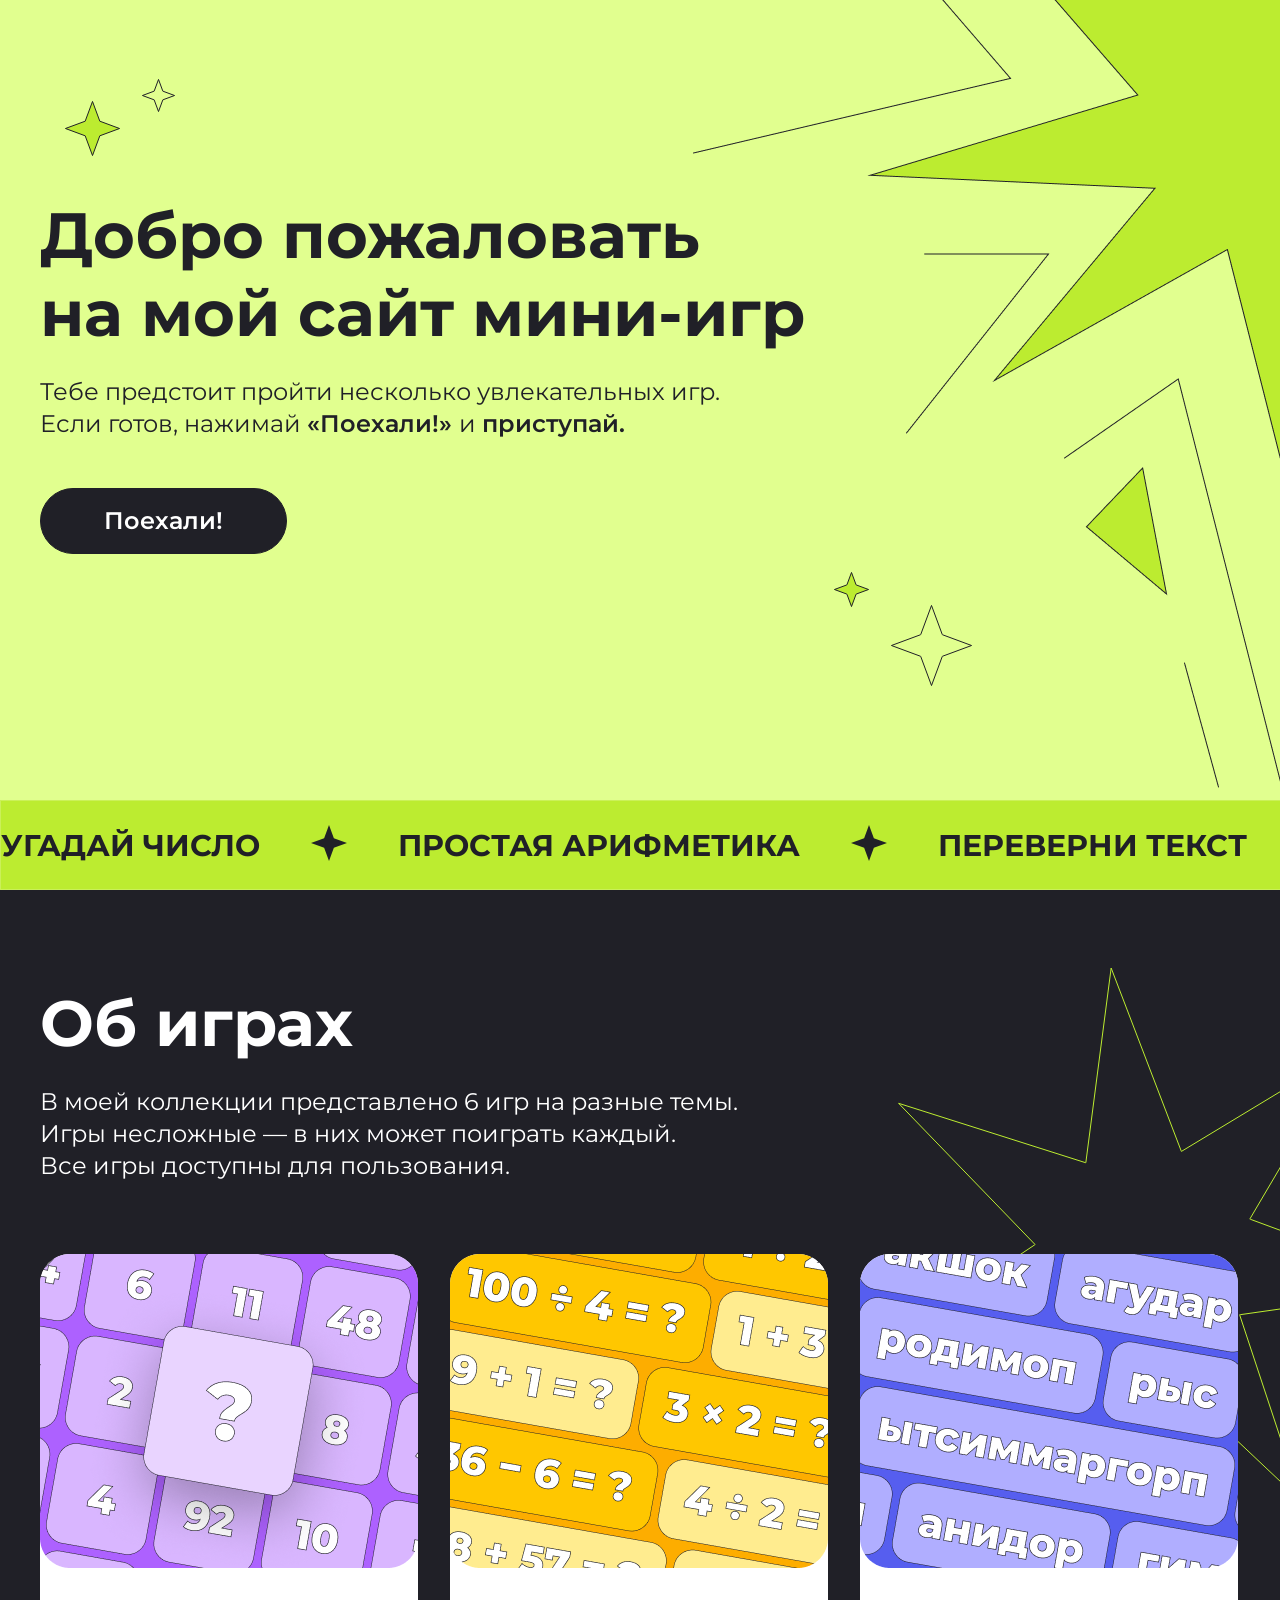
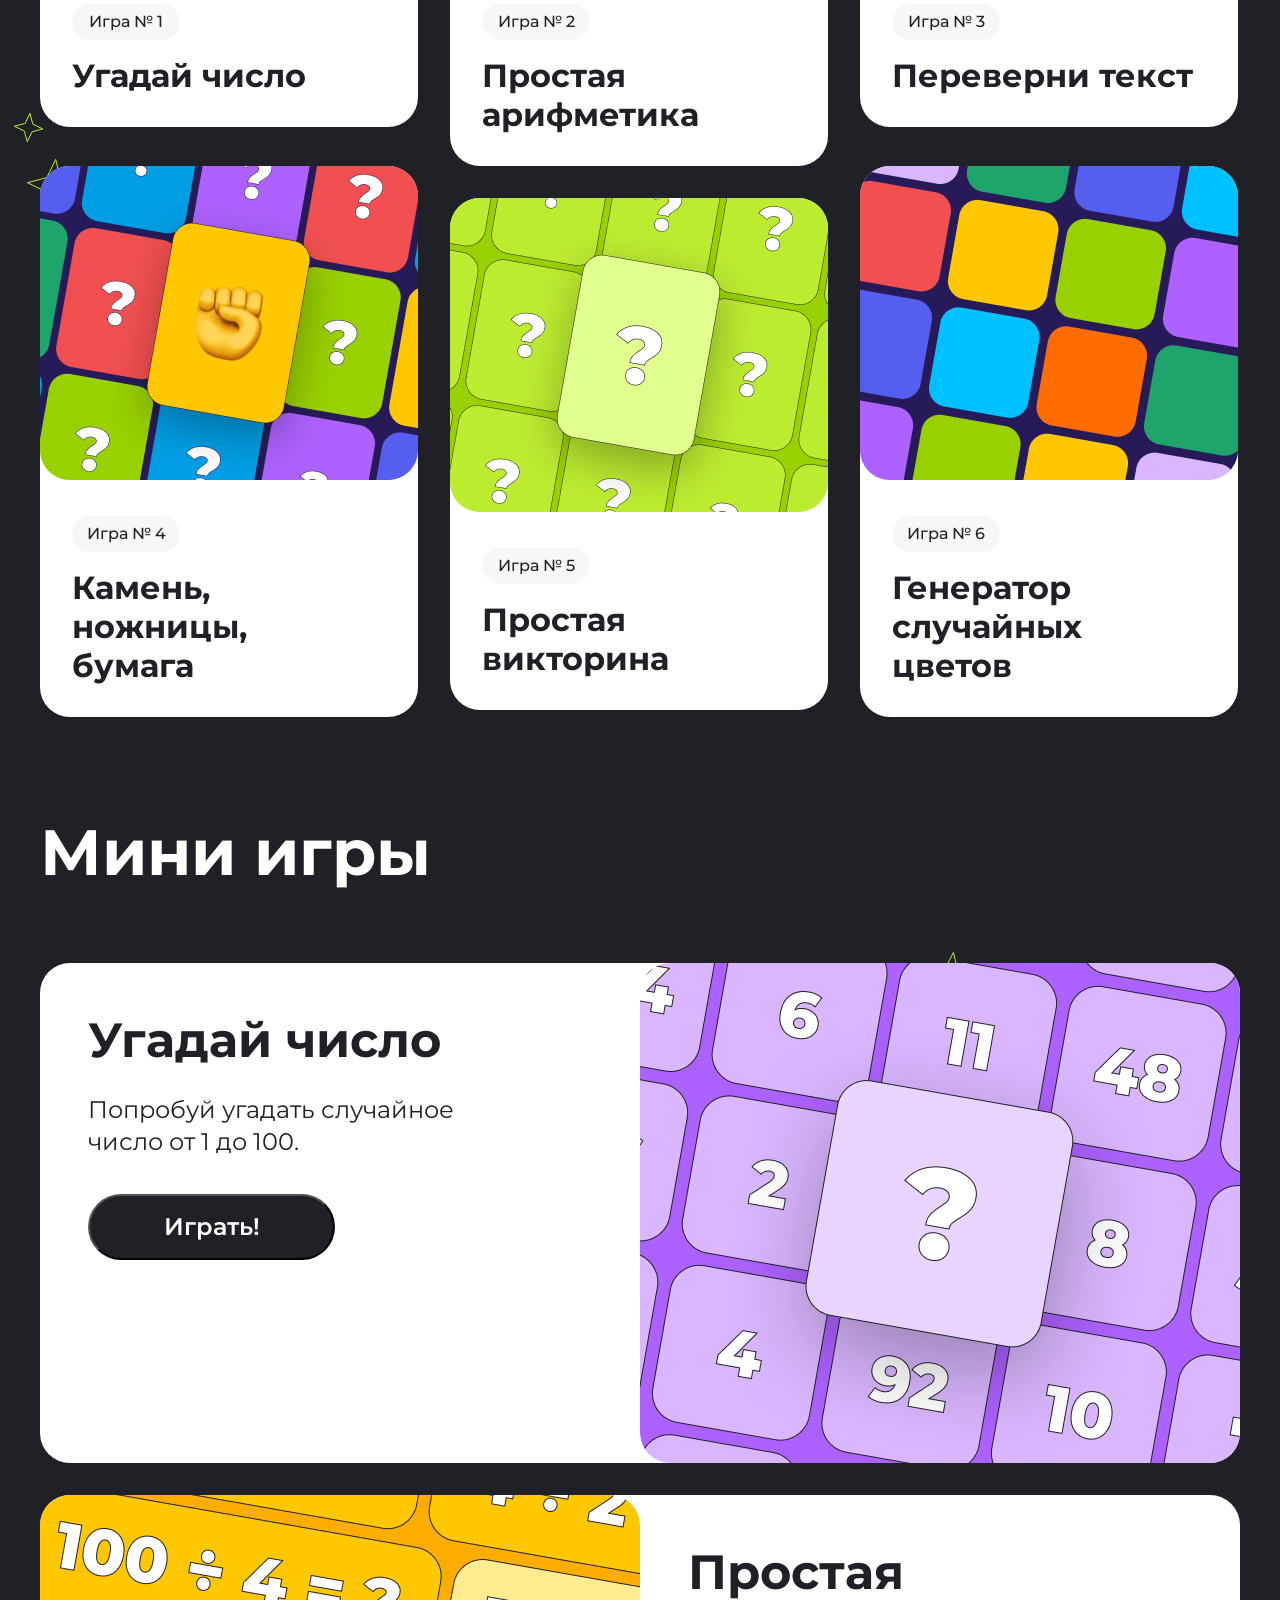
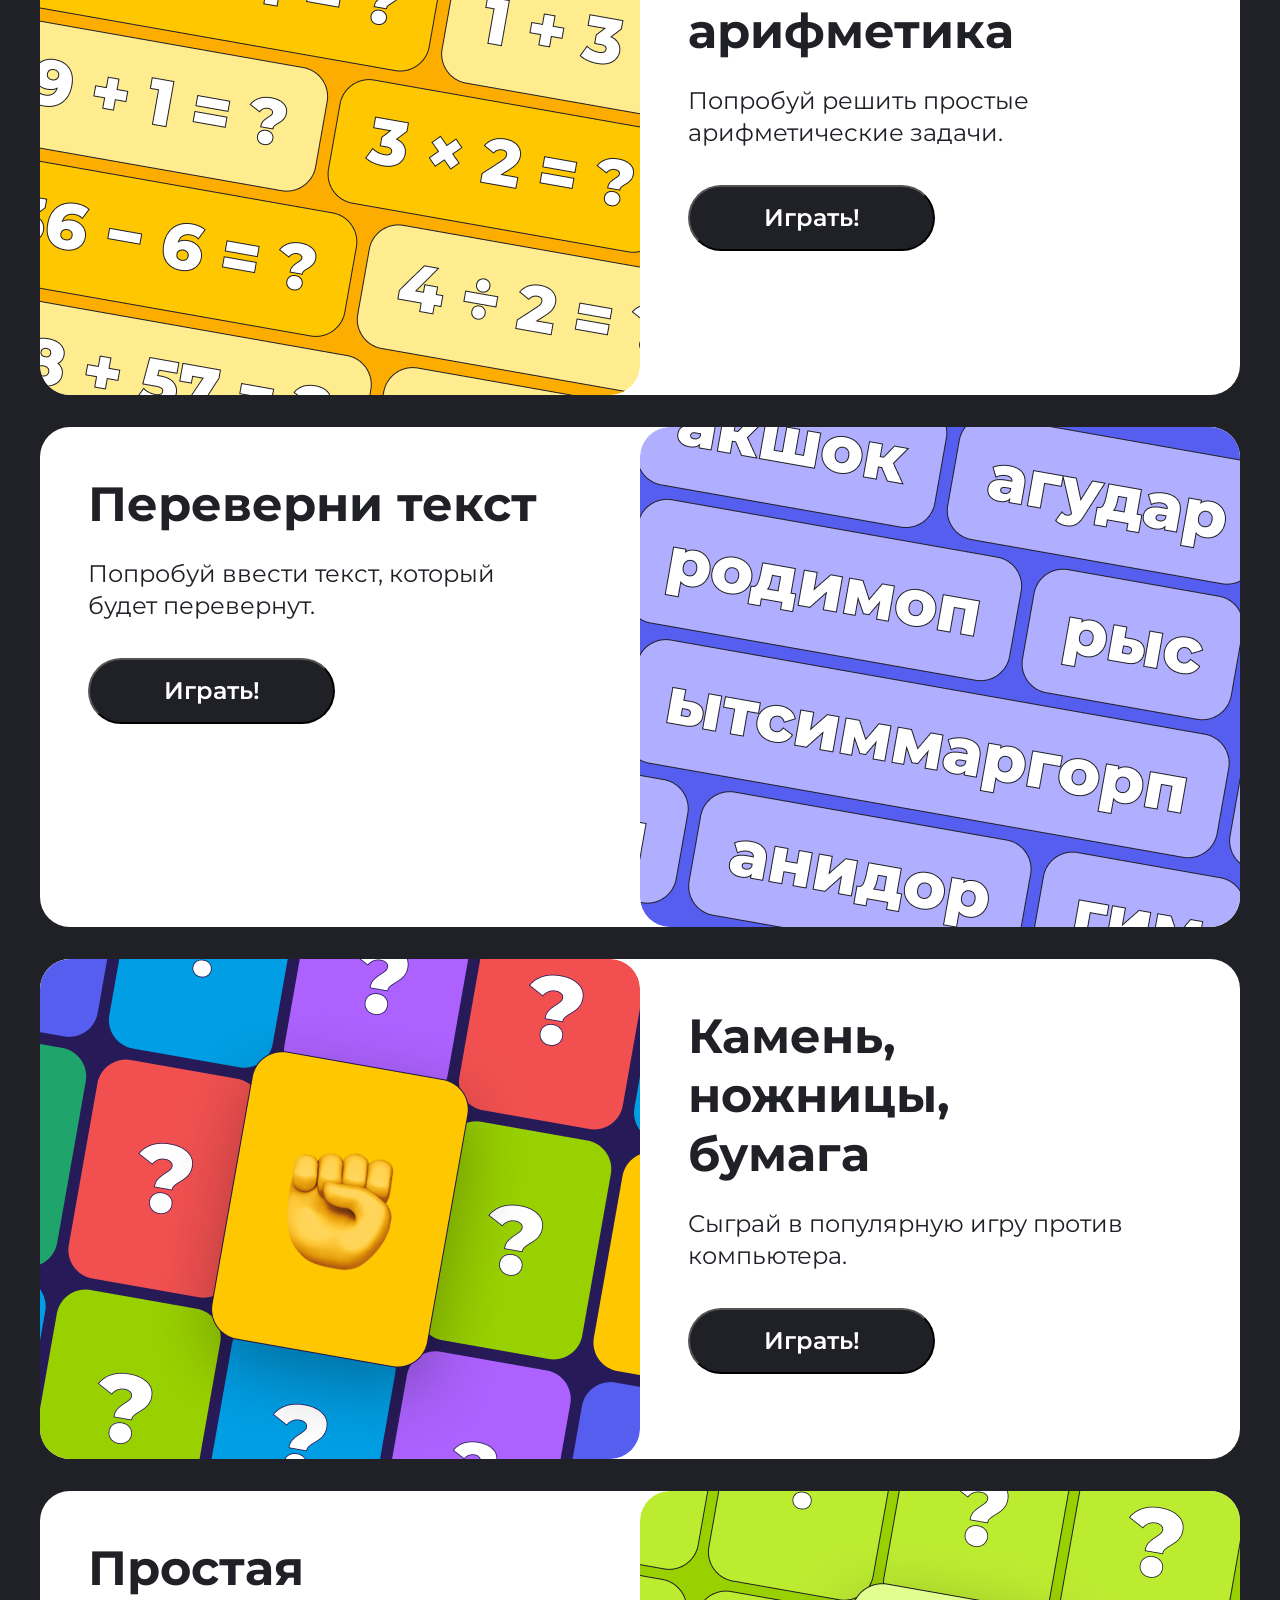
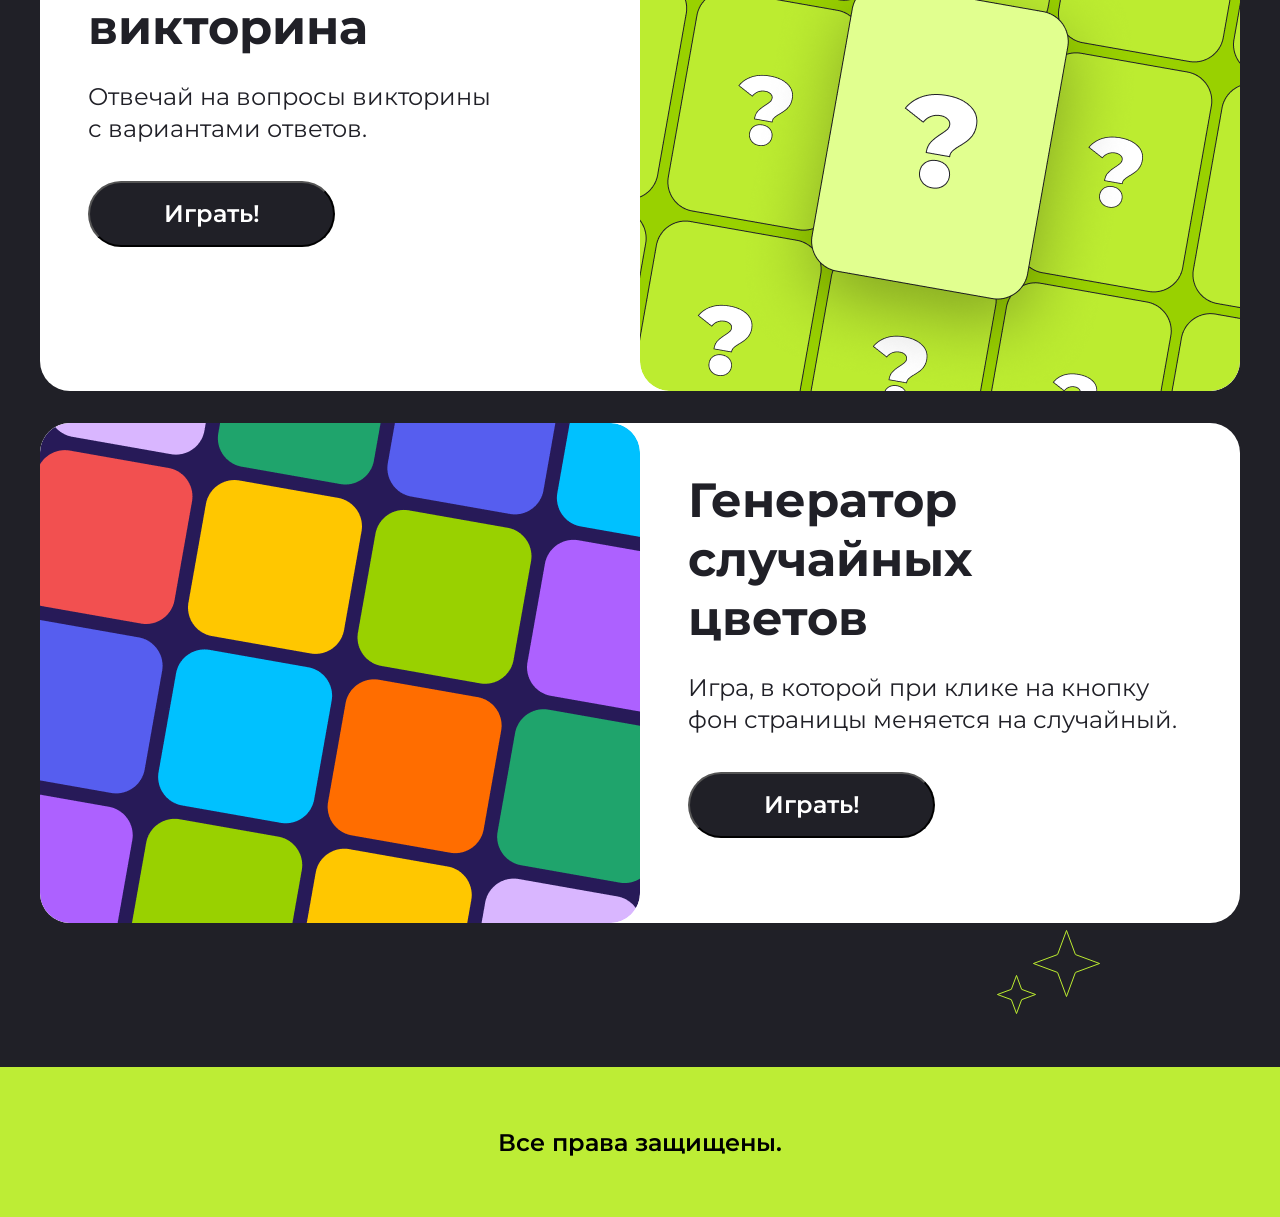
<file: index.html>
<!DOCTYPE html>
<html lang="en">

<head>
    <meta charset="UTF-8">
    <meta name="viewport" content="width=device-width, initial-scale=1.0">
    <link rel="preconnect" href="https://fonts.googleapis.com">
    <link rel="preconnect" href="https://fonts.gstatic.com" crossorigin>
    <link
        href="https://fonts.googleapis.com/css2?family=Montserrat:ital,wght@0,100..900;1,100..900&family=Poppins:ital,wght@0,100;0,200;0,300;0,400;0,500;0,600;0,700;0,800;0,900;1,100;1,200;1,300;1,400;1,500;1,600;1,700;1,800;1,900&display=swap"
        rel="stylesheet">
    <title>Homework1</title>
    <link rel="stylesheet" href="style.css">
</head>

<body>
    <div class="hero-top star-center">
        <div class="hero-container center">
            <div class="hero-stars">
                <img src="images/star1.png" alt="star-1" class="star star-1">
                <img src="images/Star-2.svg" alt="star-2" class="star star-2">
                <img src="images/Star-3.svg" alt="star-3" class="star star-3">
                <img src="images/Star-4.svg" alt="star-4" class="star star-4">
                <img src="images/Star-5.svg" alt="star-5" class="star star-5">
                <img src="images/mobil-star.svg" alt="star-mobil" class="star-mb star-mobil">
                <img src="images/mobil-star2.svg" alt="star-mobil" class="star-mb star-mobil-2">
                <img src="images/mobil-star3.svg" alt="star-mobil" class="star-mb star-mobil-3">
                <img src="images/mobil-star-4.svg" alt="star-mobil" class="star-mb star-mobil-4">
                <img src="images/mobil-star5.svg" alt="star-mobil" class="star-mb star-mobil-5">
            </div>
            <section class="hero center">
                <h1 class="hero__heading">Добро пожаловать
                    <span class="hero__textspan">на мой сайт мини-игр</span>
                </h1>
                <p class="hero__text">Тебе предстоит пройти несколько увлекательных игр.
                    <span class="hero__textspan">Если готов, нажимай <span class="hero__span">«Поехали!» </span> и
                        <span class="hero__span">приступай.</span>
                    </span>
                </p>
                <p class="hero__textmobile">Тебе предстоит пройти несколько увлекательных игр. Если готов, нажимай <b>«Поехали!»</b> и <b>приступай.</b></p>
                <div class="hero__btn">
                    <a href="#games" class="hero__btn-link">Поехали!</a>
                </div>
            </section>
        </div>
    </div>
    <div class="strip">
        <div class="strip__scrolling">
            <span class="strip__gamenames">Угадай число</span>
            <a class="strip__gamelinks" href="#"><svg width="36" height="36" viewBox="0 0 36 36" fill="none"
                    xmlns="http://www.w3.org/2000/svg">
                    <path
                        d="M18 0L22.8616 13.1384L36 18L22.8616 22.8616L18 36L13.1384 22.8616L0 18L13.1384 13.1384L18 0Z"
                        fill="#202027" />
                </svg>
            </a>
            <span class="strip__gamenames">Простая арифметика</span>
            <a class="strip__gamelinks" href="#"><svg width="36" height="36" viewBox="0 0 36 36" fill="none"
                    xmlns="http://www.w3.org/2000/svg">
                    <path
                        d="M18 0L22.8616 13.1384L36 18L22.8616 22.8616L18 36L13.1384 22.8616L0 18L13.1384 13.1384L18 0Z"
                        fill="#202027" />
                </svg>
            </a>
            <span class="strip__gamenames">Переверни текст</span>
            <a class="strip__gamelinks" href="#"><svg width="36" height="36" viewBox="0 0 36 36" fill="none"
                    xmlns="http://www.w3.org/2000/svg">
                    <path
                        d="M18 0L22.8616 13.1384L36 18L22.8616 22.8616L18 36L13.1384 22.8616L0 18L13.1384 13.1384L18 0Z"
                        fill="#202027" />
                </svg>
            </a>
            <span class="strip__gamenames">Камень, ножницы, бумага</span>
            <a class="strip__gamelinks" href="#"><svg width="36" height="36" viewBox="0 0 36 36" fill="none"
                    xmlns="http://www.w3.org/2000/svg">
                    <path
                        d="M18 0L22.8616 13.1384L36 18L22.8616 22.8616L18 36L13.1384 22.8616L0 18L13.1384 13.1384L18 0Z"
                        fill="#202027" />
                </svg>
            </a>
            <span class="strip__gamenames">Простая викторина</span>
            <a class="strip__gamelinks" href="#"><svg width="36" height="36" viewBox="0 0 36 36" fill="none"
                    xmlns="http://www.w3.org/2000/svg">
                    <path
                        d="M18 0L22.8616 13.1384L36 18L22.8616 22.8616L18 36L13.1384 22.8616L0 18L13.1384 13.1384L18 0Z"
                        fill="#202027" />
                </svg>
            </a>
            <span class="strip__gamenames">Генератор случайных цветов</span>
            <a class="strip__gamelinks" href="#"><svg width="36" height="36" viewBox="0 0 36 36" fill="none"
                    xmlns="http://www.w3.org/2000/svg">
                    <path
                        d="M18 0L22.8616 13.1384L36 18L22.8616 22.8616L18 36L13.1384 22.8616L0 18L13.1384 13.1384L18 0Z"
                        fill="#202027" />
                </svg>
            </a>

            <span class="strip__gamenames">Угадай число</span>
            <a class="strip__gamelinks" href="#"><svg width="36" height="36" viewBox="0 0 36 36" fill="none"
                    xmlns="http://www.w3.org/2000/svg">
                    <path
                        d="M18 0L22.8616 13.1384L36 18L22.8616 22.8616L18 36L13.1384 22.8616L0 18L13.1384 13.1384L18 0Z"
                        fill="#202027" />
                </svg>
            </a>
            <span class="strip__gamenames">Простая арифметика</span>
            <a class="strip__gamelinks" href="#"><svg width="36" height="36" viewBox="0 0 36 36" fill="none"
                    xmlns="http://www.w3.org/2000/svg">
                    <path
                        d="M18 0L22.8616 13.1384L36 18L22.8616 22.8616L18 36L13.1384 22.8616L0 18L13.1384 13.1384L18 0Z"
                        fill="#202027" />
                </svg>
            </a>
            <span class="strip__gamenames">Переверни текст</span>
            <a class="strip__gamelinks" href="#"><svg width="36" height="36" viewBox="0 0 36 36" fill="none"
                    xmlns="http://www.w3.org/2000/svg">
                    <path
                        d="M18 0L22.8616 13.1384L36 18L22.8616 22.8616L18 36L13.1384 22.8616L0 18L13.1384 13.1384L18 0Z"
                        fill="#202027" />
                </svg>
            </a>
            <span class="strip__gamenames">Камень, ножницы, бумага</span>
            <a class="strip__gamelinks" href="#"><svg width="36" height="36" viewBox="0 0 36 36" fill="none"
                    xmlns="http://www.w3.org/2000/svg">
                    <path
                        d="M18 0L22.8616 13.1384L36 18L22.8616 22.8616L18 36L13.1384 22.8616L0 18L13.1384 13.1384L18 0Z"
                        fill="#202027" />
                </svg>
            </a>
            <span class="strip__gamenames">Простая викторина</span>
            <a class="strip__gamelinks" href="#"><svg width="36" height="36" viewBox="0 0 36 36" fill="none"
                    xmlns="http://www.w3.org/2000/svg">
                    <path
                        d="M18 0L22.8616 13.1384L36 18L22.8616 22.8616L18 36L13.1384 22.8616L0 18L13.1384 13.1384L18 0Z"
                        fill="#202027" />
                </svg>
            </a>
            <span class="strip__gamenames">Генератор случайных цветов</span>
            <a class="strip__gamelinks" href="#"><svg width="36" height="36" viewBox="0 0 36 36" fill="none"
                    xmlns="http://www.w3.org/2000/svg">
                    <path
                        d="M18 0L22.8616 13.1384L36 18L22.8616 22.8616L18 36L13.1384 22.8616L0 18L13.1384 13.1384L18 0Z"
                        fill="#202027" />
                </svg>
            </a>
        </div>
    </div>
    <section id="games" class="about center">
        <h2 class="about__game">Об играх</h2>
        <p class="about__gameinfo">В моей коллекции представлено 6 игр на разные темы.
            <span class="about__gametext">Игры несложные — в них может поиграть каждый.</span>
            <span class="about__gametext">Все игры доступны для пользования.</span>
        </p>
        <h2 class="about__gamemobil">Мини-игры</h2>
        <div class="stars-about">
            <div class="stars-container">
                <img src="images/star-7.svg" alt="star-7" class="stars stars--1">
                <img src="images/Star-8.svg" alt="star-8" class="stars stars--2">
                <img src="images/Star-9.svg" alt="star-9" class="stars stars--3">

            </div>
        </div>
        <div class="games">
            <div class="game game_1">
                <a href="#guess" class="game__card">
                    <img src="images/card1.png" alt="блоки с цифрами" class="game__img">
                </a>
                <button class="game__number">Игра № 1</button>
                <h3 class="game__heading">Угадай число</h3>
                <p class="game__text">Попробуй угадать случайное число от 1 до 100.</p>
                <div class="game__btn">
                    <button onclick="guessWordFunction()" class="game__btn-play">Играть!</button>
                </div>
            </div>
            <div class="game game_2">
                <a href="#arithmetic" class="game__card">
                    <img src="images/game-2.png" alt="блоки с примерами" class="game__img">
                </a>
                <button class="game__number">Игра № 2</button>
                <h3 class="game__heading">Простая арифметика</h3>
                <p class="game__text">Попробуй решить простые арифметические задачи.</p>
                <div class="game__btn">
                    <button onclick="simpleArithmeticFunction()" class="game__btn-play">Играть!</button>
                </div>
            </div>
            <div class="game game_1">
                <a href="#flip" class="game__card">
                    <img src="images/game-3.png" alt="слова в обратном порядке" class="game__img">
                </a>
                <button class="game__number">Игра № 3</button>
                <h3 class="game__heading">Переверни <span class="game__spanmobile">текст</span></h3>
                <p class="game__text">Попробуй ввести текст, который будет перевернут.</p>
                <div class="game__btn">
                    <button onclick="flipTextFunction()" class="game__btn-play">Играть!</button>
                </div>
            </div>
            <div class="game game_3">
                <a href="#choice" class="game__card">
                    <img src="images/game-4.png" alt="игра в камень, ножницы, бумага" class="game__img">
                </a>
                <button class="game__number">Игра № 4</button>
                <h3 class="game__heading">
                    <span class="game__span">Камень,</span>
                    <span class="game__span">ножницы,</span>
                    <span class="game__span">бумага</span>
                </h3>
                <p class="game__text">Сыграй в популярную игру <span class="game__spanmobile">против компьютера.</span>
                </p>
                <div class="game__btn">
                    <button onclick="gameOfChoice()" class="game__btn-play">Играть!</button>
                </div>
            </div>
            <div class="game game_2">
                <a href="#quiz" class="game__card">
                    <img src="images/game-5.png" alt="игра в простую викторину" class="game__img">
                </a>
                <button class="game__number">Игра № 5</button>
                <h3 class="game__heading">
                    <span class="game__span">Простая </span>
                    <span class="game__span">викторина</span>
                </h3>
                <p class="game__text">Отвечай на вопросы викторины <span class="game__spanmobile"> с вариантами
                        ответов.</span></p>
                <div class="game__btn">
                    <button class="game__btn-play" onclick="quizGame()">Играть!</button>
                </div>
            </div>
            <div class="game game_3">
                <a href="#color" class="game__card">
                    <img src="images/game-6.png" alt="цветные блоки" class="game__img">
                </a>
                <button class="game__number">Игра № 6</button>
                <h3 class="game__heading">
                    <span class="game__span">Генератор</span>
                    <span class="game__span">случайных</span>
                    <span class="game__span">цветов</span>
                </h3>
                <p class="game__text">Игра, в которой при клике <span class="game__spanmobile">на кнопку фон
                        страницы</span> меняется на случайный.</p>
                <div class="game__btn">
                    <button id="game__btn_mobile" class="game__btn-play">Играть!</button>
                </div>
            </div>
        </div>
    </section>
    <section class="games-list center">
        <h2 class="games-list__heading">Мини игры</h2>
        <div class="games-list__stars-block">
            <img src="images/mini-star1.svg" alt="mini-star1" class="games-list__star star-pos-1">
            <img src="images/mini-star2.svg" alt="mini-star2" class="games-list__star star-pos-2">
            <img src="images/mini-star3.svg" alt="mini-star3" class="games-list__star star-pos-3">
            <img src="images/mini-star4.svg" alt="mini-star4" class="games-list__star star-pos-4">
        </div>
        <div class="games-list__container center">
            <div class="games-list__item">
                <a href="#" class="games-list__card">
                    <img src="images/mini-play-1.png" alt="блоки с цифрами" class="games-list__image">
                </a>
                <div id="guess" class="games-list__info">
                    <h3 class="games-list__title">Угадай число</h3>
                    <p class="games-list__description">Попробуй угадать случайное<span class="games-list__span"> число
                            от 1
                            до 100.</span></p>
                    <div class="games-list__button-wrapper">
                        <button onclick="guessWordFunction()" class="games-list__play-button">Играть!</button>
                    </div>
                </div>
            </div>
            <div class="games-list__item">
                <a href="#" class="games-list__card">
                    <img src="images/mini-play-2.png" alt="блоки с примерами" class="games-list__image">
                </a>
                <div id="arithmetic" class="games-list__info">
                    <h3 class="games-list__title">Простая арифметика</h3>
                    <p class="games-list__description">Попробуй решить простые арифметические задачи.</p>
                    <div class="games-list__button-wrapper">
                        <button onclick="simpleArithmeticFunction()" class="games-list__play-button">Играть!</button>
                    </div>
                </div>
            </div>
            <div class="games-list__item">
                <a href="#" class="games-list__card">
                    <img src="images/mini-play-3.png" alt="слова в обратном порядке" class="games-list__image">
                </a>
                <div id="flip" class="games-list__info">
                    <h3 class="games-list__title">Переверни <span class="games-list__spanmobile">текст</span></h3>
                    <p class="games-list__description">Попробуй ввести текст, который <span
                            class="games-list__span">будет
                            перевернут.</span></p>
                    <div class="games-list__button-wrapper">
                        <button onclick="flipTextFunction()" class="games-list__play-button">Играть!</button>
                    </div>
                </div>
            </div>
            <div class="games-list__item">
                <a href="#" class="games-list__card">
                    <img src="images/mini-play-4.png" alt="игра в камень, ножницы, бумага" class="games-list__image">
                </a>
                <div id="choice" class="games-list__info">
                    <h3 class="games-list__title">
                        <span class="games-list__span">Камень,</span>
                        <span class="games-list__span">ножницы,</span>
                        <span class="games-list__span">бумага</span>
                    </h3>
                    <p class="games-list__description">Сыграй в популярную игру против компьютера.</p>
                    <div class="games-list__button-wrapper">
                        <button onclick="gameOfChoice()" class="games-list__play-button">Играть!</button>
                    </div>
                </div>
            </div>
            <div class="games-list__item">
                <a href="#" class="games-list__card">
                    <img src="images/mini-play-5.png" alt="игра в простую викторину" class="games-list__image">
                </a>
                <div id="quiz" class="games-list__info">
                    <h3 class="games-list__title">
                        <span class="games-list__span">Простая </span>
                        <span class="games-list__span">викторина</span>
                    </h3>
                    <p class="games-list__description">Отвечай на вопросы викторины <span class="games-list__span">с
                            вариантами ответов.</span></p>
                    <div class="games-list__button-wrapper">
                        <button onclick="quizGame()" class="games-list__play-button">Играть!</button>
                    </div>
                </div>
            </div>
            <div class="games-list__item">
                <a href="#" class="games-list__card">
                    <img src="images/mini-play-6.png" alt="цветные блоки" class="games-list__image">
                </a>
                <div id="color" class="games-list__info">
                    <h3 class="games-list__title">
                        <span class="games-list__span">Генератор</span>
                        <span class="games-list__span">случайных</span>
                        <span class="games-list__span">цветов</span>
                    </h3>
                    <p class="games-list__description">Игра, в которой при клике на кнопку фон страницы меняется на
                        случайный.</p>
                    <div class="games-list__button-wrapper">
                        <button id="game__btn" class="games-list__play-button">Играть!</button>
                    </div>
                </div>
            </div>
        </div>
    </section>
    <footer class="footer center">
        <h4 class="footer__text">Все права защищены.</h4>
    </footer>
    <script>
        //камень, ножницы, бумага
        const choiseArr = ["камень", "ножницы", "бумага"];

        function gameOfChoice() {
            let choicePrompt = (choiseArr[0] + "\n" + choiseArr[1] + "\n" + choiseArr[2])
            let generationComputerChoice = Math.floor(Math.random() * choiseArr.length)
            let userChoice = prompt(`${choicePrompt} 
        Введите ответ: `)

            if (userChoice === null) {
                return;
            }

            userChoice.toLowerCase() === choiseArr[generationComputerChoice].toLowerCase() ? alert('Ничья') :
                choiseArr[generationComputerChoice].toLowerCase() === 'камень' && userChoice.toLowerCase() === choiseArr[1] ? alert('Вы проиграли') :
                    userChoice === choiseArr[0].toLowerCase() && choiseArr[generationComputerChoice].toLowerCase() === 'ножницы' ? alert('Вы победили') :
                        choiseArr[generationComputerChoice].toLowerCase() === 'ножницы' && userChoice.toLowerCase() === choiseArr[2] ? alert('Вы проиграли') :
                            userChoice === choiseArr[1].toLowerCase() && choiseArr[generationComputerChoice].toLowerCase() === 'бумага' ? alert('Вы победили') :
                                choiseArr[generationComputerChoice].toLowerCase() === 'бумага' && userChoice.toLowerCase() === choiseArr[0] ? alert('Вы проиграли') :
                                    userChoice === choiseArr[2].toLowerCase() && choiseArr[generationComputerChoice].toLowerCase() === 'камень' ? alert('Вы победили') :
                                        alert('Вы ввели некорректное значение')
        }

        //угадай число
        let generationNumber = Math.floor(Math.random() * 101)

        const guessWordFunction = () => {
            for (let i = 0; i < 100; i++) {
                let getUserResponse = prompt('Введите число');

                if (getUserResponse === null) {
                    return;
                }

                let numberGetUserResponse = Number(getUserResponse)

                numberGetUserResponse > generationNumber ? alert('Число должно быть меньше') :
                    numberGetUserResponse < generationNumber ? alert('Число должо быть больше') :
                        numberGetUserResponse === generationNumber ? alert('Вы угадали число') : alert('Вы не угадали число, попробуйте еще раз')

                if (numberGetUserResponse === generationNumber) {
                    return;
                }
            }
        }

        //простая арифметика
        let operator = ['+', '-', '*', '/']

        const simpleArithmeticFunction = () => {
            for (let i = 0; i < 11; i++) {
                let randomOperator = Math.floor(Math.random() * operator.length)
                let num1 = Math.floor(Math.random() * 11)
                let num2 = Math.floor(Math.random() * 11)

                let randomNumberTask = `${num1} ${operator[randomOperator]} ${num2}`
                let userNumberAnswer = prompt(`${randomNumberTask} 
            Введите свой ответ`)
                if (userNumberAnswer === null) {
                    return;
                }

                let userNumberAnswerDigit = Number(userNumberAnswer)
                if (userNumberAnswerDigit === num1 + num2 || userNumberAnswerDigit === num1 - num2 ||
                    userNumberAnswerDigit === num1 * num2 || userNumberAnswerDigit === num1 / num2) {
                    alert('Все верно)')
                } else {
                    alert('Неверно(, попробуй еще раз')
                }

                operator[randomOperator] === '+' ? alert(`Правильный ответ: ${num1 + num2}`) :
                    operator[randomOperator] === '-' ? alert(`Правильный ответ: ${num1 - num2}`) :
                        operator[randomOperator] === '*' ? alert(`Правильный ответ: ${num1 * num2}`) :
                            operator[randomOperator] === '/' ? alert(`Правильный ответ: ${num1 / num2}`) :
                                false
            }
        }

        //переверни текст
        function flipTextFunction() {
            let userEnterText = prompt('Введите слово: ')
            alert(`Перевернутый текст: ${userEnterText.split("").reverse().join("")}`);

            if (userEnterText === null) {
                return;
            }

        }

        //простая викторина
        const quiz = [
            {
                question: "Какой цвет небо?",
                options: ["1. Красный", "2. Синий", "3. Зеленый"],
                correctAnswer: 2 // номер правильного ответа
            },
            {
                question: "Сколько дней в неделе?",
                options: ["1. Шесть", "2. Семь", "3. Восемь"],
                correctAnswer: 2
            },
            {
                question: "Сколько у человека пальцев на одной руке?",
                options: ["1. Четыре", "2. Пять", "3. Шесть"],
                correctAnswer: 2
            }
        ];

        let correctCount = 0;

        function quizGame() {

            for (let i = 0; i < quiz.length; i++) {
                let promptQuestion = (quiz[i].question + "\n" + quiz[i].options[0] + "\n"
                    + quiz[i].options[1] + "\n" + quiz[i].options[2]
                )
                let userAnswer = prompt(`${promptQuestion}
            Введите ваш ответ: `)

                if (userAnswer === null) {
                    return;
                }

                let changeUserAnswer = Number(userAnswer)

                if (changeUserAnswer === quiz[i].correctAnswer) {
                    correctCount++
                }
            }
            alert(`Количество правильных ответов равно: ${correctCount}`)
        }

        //генератор случайных цветов 
        const btnRandomGame = document.querySelectorAll("#game__btn, #game__btn_mobile");
        const fonColorsArr = ['rgba(32, 32, 39, 1)', '#e27fe2', '#86ccd7', '#70bc70', '#e5bc70', 'rgb(243 229 105)'];

        btnRandomGame.forEach(element => {
            element.addEventListener('click', () => {
                let randomColorFromTheArr = Math.floor(Math.random() * fonColorsArr.length)
                document.querySelector('.about').style.backgroundColor = fonColorsArr[randomColorFromTheArr];
                document.querySelector('.games-list').style.backgroundColor = fonColorsArr[randomColorFromTheArr];

            })
        });
    </script>

</body>

<!--<script>
    //камень, ножницы, бумага
    const choiseArr = ["камень", "ножницы", "бумага"];

    function gameOfChoice() {
        let choicePrompt = (choiseArr[0] + "\n" + choiseArr[1] + "\n" + choiseArr[2])
        let generationComputerChoice = Math.floor(Math.random() * choiseArr.length)
        let userChoice = prompt(`${choicePrompt} 
        Введите ответ: `)

        if (userChoice === null) {
            return;
        }

        userChoice.toLowerCase() === choiseArr[generationComputerChoice].toLowerCase() ? alert('Ничья') :
            choiseArr[generationComputerChoice].toLowerCase() === 'камень' && userChoice.toLowerCase() === choiseArr[1] ? alert('Вы прогирали') :
                userChoice === choiseArr[0].toLowerCase() && choiseArr[generationComputerChoice].toLowerCase() === 'ножницы' ? alert('Вы победили') :
                    choiseArr[generationComputerChoice].toLowerCase() === 'ножницы' && userChoice.toLowerCase() === choiseArr[2] ? alert('Вы проиграли') :
                        userChoice === choiseArr[1].toLowerCase() && choiseArr[generationComputerChoice].toLowerCase() === 'бумага' ? alert('Вы победили') :
                            choiseArr[generationComputerChoice].toLowerCase() === 'бумага' && userChoice.toLowerCase() === choiseArr[0] ? alert('Вы проиграли') :
                                userChoice === choiseArr[2].toLowerCase() && choiseArr[generationComputerChoice].toLowerCase() === 'камень' ? alert('Вы победили') :
                                    alert('Вы ввели некорректное значение')
    }

    //угадай число
    let generationNumber = Math.floor(Math.random() * 101)

    const guessWordFunction = () => {
        for (let i = 0; i < 100; i++) {
            let getUserResponse = prompt('Введите число');

            if (getUserResponse === null) {
                return;
            }

            let numberGetUserResponse = Number(getUserResponse)

            numberGetUserResponse > generationNumber ? alert('Число должно быть меньше') :
                numberGetUserResponse < generationNumber ? alert('Число должо быть больше') :
                    numberGetUserResponse === generationNumber ? alert('Вы угадали число') : alert('Вы не угадали число, попробуйте еще раз')

            if (numberGetUserResponse === generationNumber) {
                return;
            }
        }
    }

    //простая арифметика
    let operator = ['+', '-', '*', '/']

    const simpleArithmeticFunction = () => {
        for (let i = 0; i < 11; i++) {
            let randomOperator = Math.floor(Math.random() * operator.length)
            let num1 = Math.floor(Math.random() * 11)
            let num2 = Math.floor(Math.random() * 11)

            let randomNumberTask = `${num1} ${operator[randomOperator]} ${num2}`
            let userNumberAnswer = prompt(`${randomNumberTask} 
            Введите свой ответ`)
            if (userNumberAnswer === null) {
                return;
            }

            let userNumberAnswerDigit = Number(userNumberAnswer)
            if (userNumberAnswerDigit === num1 + num2 || userNumberAnswerDigit === num1 - num2 ||
                userNumberAnswerDigit === num1 * num2 || userNumberAnswerDigit === num1 / num2) {
                alert('Все верно)')
            } else {
                alert('Неверно(, попробуй еще раз')
            }

            operator[randomOperator] === '+' ? alert(`Правильный ответ: ${num1 + num2}`) :
                operator[randomOperator] === '-' ? alert(`Правильный ответ: ${num1 - num2}`) :
                    operator[randomOperator] === '*' ? alert(`Правильный ответ: ${num1 * num2}`) :
                        operator[randomOperator] === '/' ? alert(`Правильный ответ: ${num1 / num2}`) :
                            false
        }
    }

    //переверни текст
    function flipTextFunction() {
        let userEnterText = prompt('Введите слово: ')
        alert(`Перевернутый текст: ${userEnterText.split("").reverse().join("")}`);

        if (userEnterText === null) {
            return;
        }

    }

    //простая викторина
    const quiz = [
        {
            question: "Какой цвет небо?",
            options: ["1. Красный", "2. Синий", "3. Зеленый"],
            correctAnswer: 2 // номер правильного ответа
        },
        {
            question: "Сколько дней в неделе?",
            options: ["1. Шесть", "2. Семь", "3. Восемь"],
            correctAnswer: 2
        },
        {
            question: "Сколько у человека пальцев на одной руке?",
            options: ["1. Четыре", "2. Пять", "3. Шесть"],
            correctAnswer: 2
        }
    ];

    let correctCount = 0;

    function quizGame() {

        for (let i = 0; i < quiz.length; i++) {
            let promptQuestion = (quiz[i].question + "\n" + quiz[i].options[0] + "\n"
                + quiz[i].options[1] + "\n" + quiz[i].options[2]
            )
            let userAnswer = prompt(`${promptQuestion}
            Введите ваш ответ: `)

            if (userAnswer === null) {
                return;
            }

            let changeUserAnswer = Number(userAnswer)

            if (changeUserAnswer === quiz[i].correctAnswer) {
                correctCount++
            }
        }
        alert(`Количество правильных ответов равно: ${correctCount}`)
    }

    //генератор случайных цветов 
    const btnRandomGame = document.querySelectorAll("#game__btn, #game__btn_mobile");
    const fonColorsArr = ['rgba(32, 32, 39, 1)', '#e27fe2', '#86ccd7', '#70bc70', '#e5bc70', 'rgb(243 229 105)'];

    btnRandomGame.forEach(element => {
        element.addEventListener('click', () => {
            let randomColorFromTheArr = Math.floor(Math.random() * fonColorsArr.length)
            document.querySelector('.about').style.backgroundColor = fonColorsArr[randomColorFromTheArr];
            document.querySelector('.games-list').style.backgroundColor = fonColorsArr[randomColorFromTheArr];

        })
    });
</script>-->

</html>
</file>
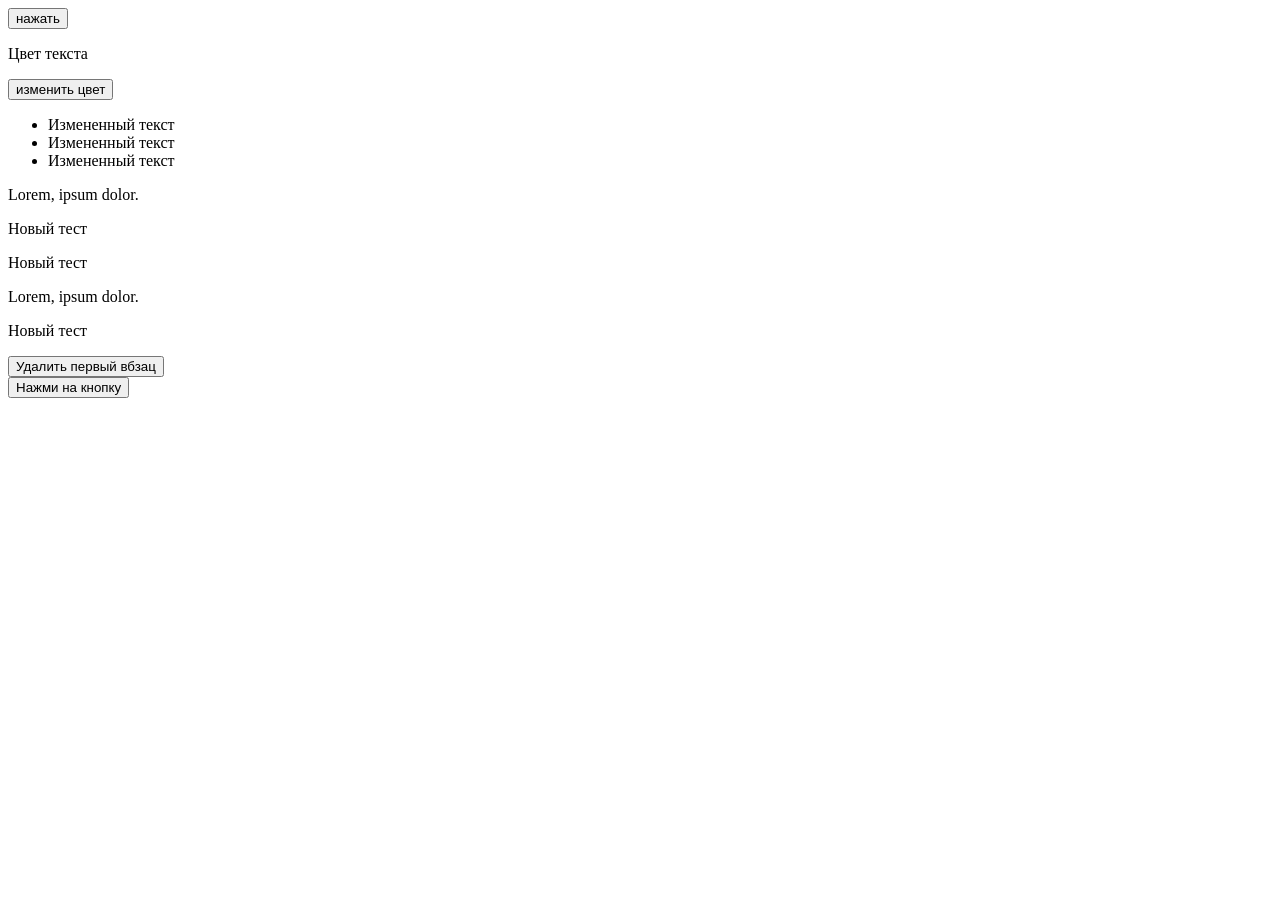
<file: praktik.html>
<!DOCTYPE html>
<html lang="en">

<head>
    <meta charset="UTF-8">
    <meta name="viewport" content="width=device-width, initial-scale=1.0">
    <title>Document</title>
</head>

<body>
    <div class="container">
        <button class="btn">нажать</button>
    </div>
    <p class="color__text">Цвет текста</p>
    <button class="color__btn">изменить цвет</button>
    <ul>
        <li class="description">hii</li>
        <li class="description">hii</li>
        <li class="description">hii</li>
    </ul>
    <p class="text">Lorem, ipsum dolor.</p>
    <p class="description">Lorem, ipsum dolor.</p>
    <p class="description">Lorem, ipsum dolor.</p>
    <p class="text">Lorem, ipsum dolor.</p>
    <p class="description">Lorem, ipsum dolor.</p>
    <button class="btn__remove">Удалить первый вбзац</button><br>
    <button class="btn__new">Нажми на кнопку</button>
</body>
<script>
    const btnEl = document.querySelector('.btn') //1 задание

    btnEl.addEventListener('click', () => {
        const containerEl = document.querySelector('.container')
        const removeEl = containerEl.querySelector('.creat')
        if (removeEl) {
            removeEl.remove()
        } else {
            const creatEl = document.createElement('h1')
            creatEl.textContent = 'привет';
            creatEl.classList.add('creat')
            containerEl.appendChild(creatEl)
        }
    })


    const btnColorEl = document.querySelector('.color__btn')
    const textColorEl = document.querySelector('.color__text');


    btnColorEl.addEventListener('click', () => {
        textColorEl.style.color = 'blue'; // 2 задание
        textColorEl.textContent = 'Привет, мир!' // 3 задание
    })

    const descriptionTextEl = document.querySelectorAll('.description') //4 задание

    descriptionTextEl.forEach(description => {
        description.textContent = 'Измененный текст'
    });

    const descriptionTextPageEl = document.querySelectorAll('p.description'); //5 задание 

    descriptionTextPageEl.forEach((description) => {
        description.textContent = 'Новый тест'
    })

    const btnNewEl = document.querySelector('.btn__new'); //6 задание

    btnNewEl.addEventListener('click', () => {
        const removeCreaTextPageEl = document.querySelector('.new__page')
        if (removeCreaTextPageEl) {
            removeCreaTextPageEl.remove()
        } else {
            const creaTextPageEl = document.createElement('p')
            creaTextPageEl.textContent = 'Новый абзац'
            creaTextPageEl.classList.add('new__page')
            document.body.appendChild(creaTextPageEl)
        }
    })

    const removeDescriptionText = document.querySelector('.btn__remove') //7 задание 
    const removeFirstEl = document.querySelector('.description')

    removeDescriptionText.addEventListener('click', () => {
        removeFirstEl.remove()
    })
</script>

</html>
</file>
<file: style.css>
*{
    margin: 0;
    padding: 0;
}

html {
    scroll-behavior: smooth;
}

body{
    font-family: 'Montserrat', sans-serif;
}

button {
    font-family: inherit;
}

.star-center{
    padding-left: calc(50% - 720px) !important;  
    padding-right: calc(50% - 720px) !important;
}

.center{
    padding-left: calc(50% - 600px) !important;  
    padding-right: calc(50% - 600px) !important;
}

.hero-top{
    background-color: #E1FF8F;
    background-position: center;
    background-repeat: no-repeat;
    background-size: cover;
    min-height: 800px;
}

.hero-container{
    position: relative;
    max-width: 1440px;
    margin: 0 auto;
}

.hero{
    padding-top: 196px;
    max-width: 769px;
}

.hero-stars{
    position: absolute;
    top: 0;
    left: 0;
    width: 100%;
    height: 100%;
    pointer-events: none;
    z-index: 0;
}

.star{
    position: absolute;
    width: auto; 
    height: auto;
}

.star-mb{
    display: none;
}

.star-1{
    right: 0;
}

.star-2{
    top: 109%;
    right: 24%;
}

.star-3{
    right: 32%;
    top: 103%;
}

.star-4{
    left: 11%;
    top: 14%;
}

.star-5{
     top: 18%;
    left: 5%;
}

.hero__heading{
    color: rgba(32, 32, 39, 1);
    font-style: Bold;
    font-size: 64px;
    font-weight: 700;
    line-height: 78px;
    text-align: left;
    margin-bottom: 24px;

}

.hero__text{
    color: rgba(32, 32, 39, 1);
    font-style: Bold;
    font-size: 24px;
    font-weight: 400;
    line-height: 32px;
    text-align: left;
    margin-bottom: 48px;
    
}

.hero__textmobile{
    display: none;
}

.hero__textspan{
    display: block;
}

.hero__span{
    font-weight: 600;
    font-size: 24px;
}

.hero__btn-link{
    outline: none;
    box-sizing: border-box;
    border: 1px solid rgba(32, 32, 39, 1);
    border-radius: 60px;
    background: rgba(32, 32, 39, 1);
    width: 247px;
    height: 66px;
    color: rgba(255, 255, 255, 1);
    font-size: 24px;
    font-weight: 600;
    line-height: 141.69%;
    text-align: center;
    text-decoration: none;
    display: flex;
    align-items: center;
    justify-content: center;
    cursor: pointer;
}

.hero__btn-link:hover{
    background-color: white;
    color: black;
}

.strip{
    overflow: hidden;
    width: 100%;
}

.strip__scrolling{
    display: flex;
    column-gap: 51px;
    box-sizing: border-box;
    border: 1px solid rgba(255, 255, 255, 0.2);
    backdrop-filter: blur(50px);
    background: rgba(188, 236, 48, 1);
    white-space: nowrap;
    animation: scroll 20s linear infinite;
    width: max-content;
    min-height: 90px;
    align-items: center;
}

@keyframes scroll {
    0% { transform: translateX(0); }
    100% { transform: translateX(-50%); }
}

.strip__gamenames{
    color: rgba(32, 32, 39, 1);
    font-size: 30px;
    font-weight: 700;
    line-height: 110%;
    letter-spacing: 4%;
    text-align: left;
    text-transform: uppercase;
    white-space: nowrap;
    width: max-content;
}

.stars-about {
    position: absolute;
    top: 0;
    left: 0;
    width: 100%;
    height: 100%;
    pointer-events: none;
    z-index: 0;
}


.stars{
    position: absolute;
    width: auto;
    height: auto;
}

.stars-container{
    max-width: 1440px;
    margin: 0 auto;
    position: relative;
    height: 100%;
}

.stars--1{
    top: 5%;
    left: 68%;
}

.stars--2{
    top: 54%;
    left: 1%;
}

.stars--3{
    top: 57%;
    left: 2%;
}

.about{
    background-color: #202027;
    background-position: center;
    background-repeat: no-repeat;
    background-size: cover;
    position: relative;  /* ← добавить */
    overflow: hidden;
    z-index: 1; 
}

.about__game{
    color: rgba(255, 255, 255, 1);
    font-size: 64px;
    font-weight: 700;
    line-height: 78px;
    text-align: left;
    padding-top: 94px;
    margin-bottom: 24px;
}

.about__gameinfo{
    color: rgba(255, 255, 255, 1);
    font-size: 24px;
    font-weight: 400;
    line-height: 32px;
    text-align: left;
    margin-bottom: 72px;
    max-width: 788px;
}

.about__gamemobil{
    display: none;
}

.about__gametext{
    display: block;
}

.games{
    display: flex;
    flex-wrap: wrap;
    column-gap: 32px;
    position: relative;
    z-index: 1;
    margin-bottom: 96px;
}

.game{
    width: 378px;
    height: 473px;
    background: white;
    border-radius: 30px;
    display: flex;
    flex-direction: column;
    flex-wrap: wrap;
    gap: 16px;
    transition: transform 0.3s ease;
    z-index: 1;
    position: relative;
}

.game:hover {
    transform: scale(1.05);
    z-index: 10;
}

.game__span{
    display: block;       
    white-space: normal;
}

.games-list__span{
    display: block;       
    white-space: normal;

}

.game_2{
    height: 512px;
}

.game:nth-child(5){
    margin-top: 32px;
}

.game__top{
    margin-top: 32px;
}

.game_3{
    height: 551px;
}

.game__card{
    margin-bottom: 16px;
}

.game__number{
    border-radius: 52.58px;
    background: rgba(247, 247, 247, 1);
    color: rgba(32, 32, 39, 1);
    font-size: 16px;
    font-weight: 500;
    line-height: 110%;
    text-align: left;
    width: 108px;
    height: 36px;
    display: flex;
    align-items: center;
    justify-content: center;
    margin-left: 32px;
    border: none;
}

.game__heading{
    color: rgba(32, 32, 39, 1);
    font-size: 32px;
    font-weight: 700;
    line-height: 39px;
    text-align: left;
    margin-left: 32px;
}

.game__btn{
    display: none;
}

.game__text{
    display: none;
}

.games-list{
    background-color: #202027;
    background-position: center;
    background-repeat: no-repeat;
    background-size: cover;
    padding-bottom: 144px;
    position: relative;
    overflow-x: hidden; 
    max-width: 1200px;
    margin: 0 auto;
}

.games-list__heading{
    padding-bottom: 72px;
    color: rgba(255, 255, 255, 1);
    font-size: 64px;
    font-weight: 700;
    line-height: 78px;
    text-align: left;
}

.games-list__container{
    display: flex;
    flex-wrap: wrap;
    flex-direction: column;
    gap: 32px;
    position: relative;
}

.games-list__item{
    display: flex;
    width: 1200px;
    height: 500px;
    background-color: white;
    border-radius: 30px;
    background-position: center;
    background-size: cover;
    background-repeat: no-repeat;
    flex-direction: row-reverse;
    align-items: flex-start;
    justify-content: space-between;
    /*position: relative;*/
}

.games-list__container{
    position: relative;
}

.games-list__stars-block{
    position: absolute;
    top: 0;
    left: 0;
    right: 0;
    width: 100%;
    height: 100%;
    pointer-events: none;
    z-index: 0;
    
}

.games-list__star{
    position: absolute;
    width: auto;
    height: auto;
}

.star-pos-1 {
    left: 75%;
    top: 5%;
}

.games-list__item:nth-child(2n){
    flex-direction: row;
}

.star-pos-2 {
    top: 4%;
    left: 73%;
}

.star-pos-3{
    bottom: 2%;
    right: 14%;
}

.star-pos-4{
    bottom: 1.5%;
    right: 19%;
}

.games-list__info{
    display: flex;
    flex-wrap: wrap;
    flex-direction: column;
    padding: 48px;
}

.games-list__title{
    color: rgba(32, 32, 39, 1);
    font-size: 48px;
    font-weight: 700;
    line-height: 59px;
    text-align: left;
    padding-bottom: 24px;
}

.games-list__description{
    color: rgba(32, 32, 39, 1);
    font-size: 24px;
    font-weight: 400;
    line-height: 32px;
    text-align: left;
    padding-bottom: 36px;
}

.games-list__play-button{
    width: 247px;
    height: 66px;
    border-radius: 60px;
    background: rgba(32, 32, 39, 1);
    color: rgba(255, 255, 255, 1);
    font-size: 24px;
    font-weight: 600;
    line-height: 141.69%;
    text-align: center;
}

.games-list__play-button:hover{
    background-color: white;
    color: black;
}

.games-list__image{
    width: 600px;
    height: 500px;
    border-radius: 30px;
}

.footer{
    background-color: #BDED35;
    background-position: center;
    background-repeat: no-repeat;
    background-size: cover;
    min-height: 150px;
    display: flex;
    justify-content: center;
    align-items: center;
}

.footer__text{
    color: rgba(0, 0, 0, 1);
    font-size: 24px;
    font-weight: 600;
    line-height: 29px;
    text-align: center;
}

@media (hover: none) {
    .game:hover {
        transform: none; 
    }

    .hero__btn-link:hover{
        background-color: rgba(32, 32, 39, 1);;
        color: white;
    }
}

@media (max-width: 1024px){
    .center{
        padding-left: 16px !important;
        padding-right: 16px !important;
    }

    .star{
        display: none;
    }

    .star-mobil{
        display: block;
        right: 0;
    }

    .star-mb{
        position: absolute;
        width: auto; 
        height: auto;
        display: block;
    }

    .star-mobil-2{
        top: 18%;
        left: 24%;
    }

    .star-mobil-3{
        top: 25%;
        left: 10%;
    }

    .star-mobil-4{
        top: 109%;
        left: 73%;
    }

    .star-mobil-5{
        top: 114%;
        left: 81%;
    }

    .hero{
        padding-top: 147px !important;
    }

    .hero__heading{
        font-size: 40px;
        line-height: 49px;
        text-align: center;
        max-width: 262px;
        margin: 0 auto 24px auto;  /* ← центрирование */
        letter-spacing: normal;
        word-spacing: normal;
    }

    .hero__text{
       display: none;
    }

    .hero__textmobile{
        color: rgba(32, 32, 39, 1);
        font-size: 16px;
        margin-bottom: 36px;
        line-height: 19px;
        text-align: center;
        font-weight: 400;
        display: block;
    }

    .hero__span{
        font-weight: 600;
        font-size: 16px;
    }

    .hero__btn-link{
        width: 285px;
        height: 55px;
        box-sizing: border-box;
        border: 1px solid rgba(32, 32, 39, 1);
        border-radius: 60px;
        background: rgba(32, 32, 39, 1);
        color: rgba(255, 255, 255, 1);
        font-size: 16px;
        font-weight: 600;
        line-height: 141.69%;
        text-align: center;
    }

    .hero__btn{
        display: flex;
        justify-content: center;
    }

    .strip__scrolling{
        min-height: 51px;
        column-gap: 27px;
    }

    .strip__gamenames{
        color: rgba(32, 32, 39, 1);
        font-size: 16px;
        font-weight: 700;
        line-height: 110%;
        letter-spacing: 4%;
        text-align: left;
        text-transform: uppercase;
    }

    .strip__gamelinks{
        width: 19px;
        height: 19px;
        display: flex;
        align-items: center;
    }

    .about__gamemobil{
        color: rgba(255, 255, 255, 1);
        font-size: 40px;
        font-weight: 700;
        line-height: 49px;
        text-align: left;
        display: block;
        padding-top: 48px;
        padding-bottom: 48px;
    }
    
    .games{
        display: flex;
        flex-direction: column;
        flex-wrap: wrap;
        gap: 24px;
        margin-bottom: 10px;
        padding-bottom: 0;
        align-content: center;

    }

    .game:nth-child(5){
        margin-top: 0;
    }

    .game{
        max-width: 343px;
    }

    .game:first-child{
        height: 529px;
    }

    .game:nth-child(2){
        height: 568px;
    }

    .game:nth-child(3){
        height: 568px;
    }

    .game:nth-child(4){
        height: 607px;
    }

    .game:nth-child(5){
        height: 568px;
    }

    .game:last-child{
        height: 627px;
    }

    .game__text{
        display: block;
    }

    .game__card{
        margin-bottom: 13px;
    }

    .game__img{
        max-width: 343px;
        min-height: 285px;
    }

    .game__number{
        display: none;
    }

    .game__heading{
        margin-left: 29px;
    }

    .game__spanmobile{
        display: block;       
        white-space: normal;
    }

    .games-list__spanmobile{
        display: block;       
        white-space: normal;
    }

    .game__text{
        color: rgba(0, 0, 0, 1);
        font-size: 16px;
        font-weight: 400;
        line-height: 20px;
        letter-spacing: 0px;
        text-align: left;
        padding-left: 29px;
        padding-right: 29px;
    }

    .game__btn{
        display: flex;
        justify-content: center;
        margin-top: 16px;
    }

    .game__btn-play{
        box-sizing: border-box;
        border: 1px solid rgba(32, 32, 39, 1);
        border-radius: 60px;
        background: rgba(32, 32, 39, 1);
        color: rgba(255, 255, 255, 1);
        font-size: 16px;
        font-weight: 600;
        line-height: 141.69%;
        text-align: center;
        width: 285px;
        height: 55px;
    }

    .about__game{
        display: none;
    }

    .about__gameinfo{
        display: none;
    }

    .games-list{
        display: none; 
    }

    .stars-container{
        display: none;
    }

    .footer{
        min-height: 100px;
    }

    .footer__text{
        font-size: 16px;
    }

}
</file>
